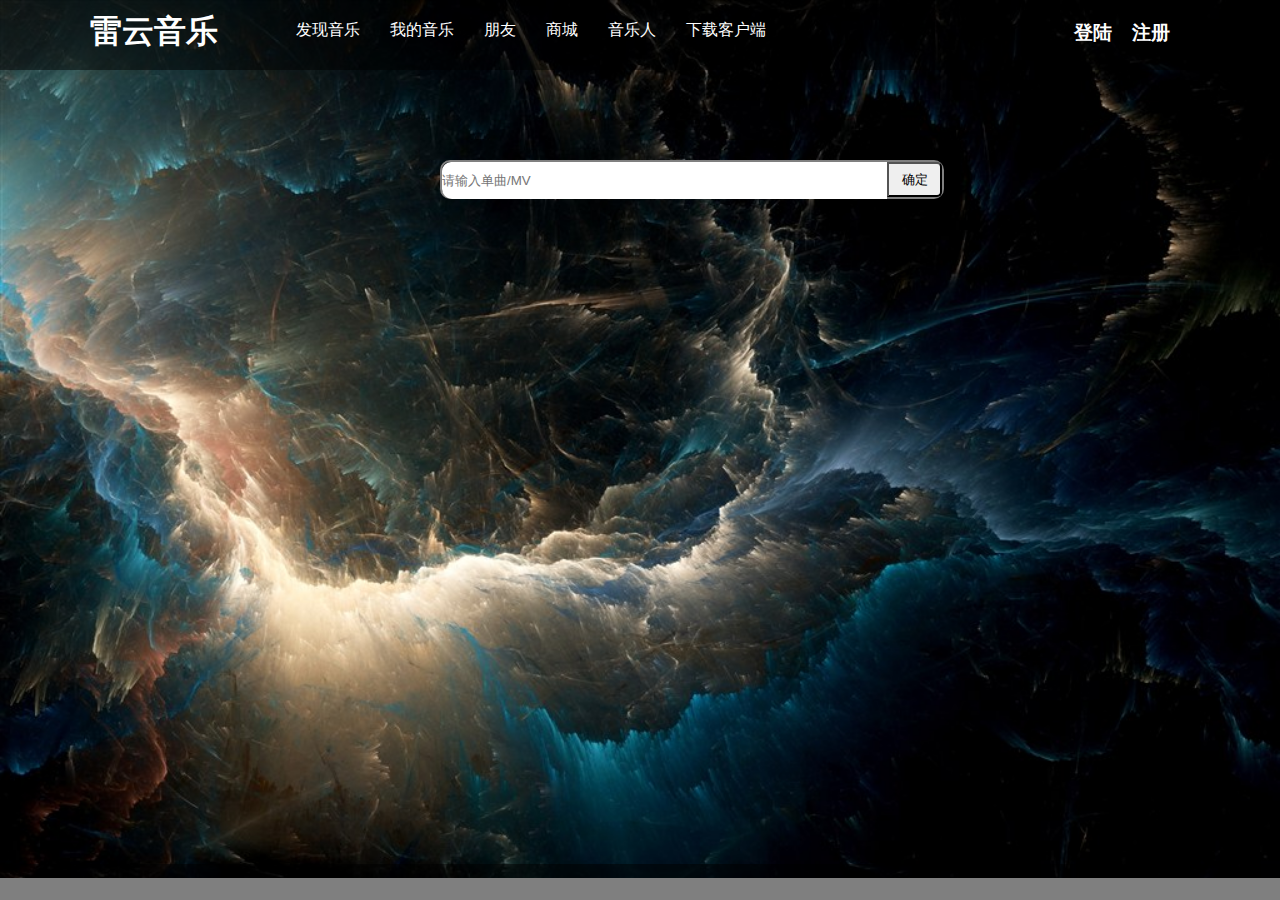
<file: index.html>
<!DOCTYPE html>
<html lang="en">
<head>
	<meta charset="UTF-8">
	<title>雷云音乐</title>
	<link rel="stylesheet" type="text/css" href="iconfont/iconfont.css"/>
	<link rel="stylesheet" type="text/css" href="css/yx.css">
	<script src='js/ajax.js'></script>
	<script src='js/dongtai.js'></script>
</head>
<body>
<div class="top">
	<div class="wrap">
		<h1 class="logo">
			<a href="http://music.163.com/#"  rel="external">雷云音乐</a>
		</h1>
		<ul class="nav">
			<li><a href="http://music.163.com/#">发现音乐</a></li>
			<li><a href="">我的音乐</a></li>
			<li><a href="">朋友</a></li>
			<li><a href="http://music.163.com/store/product">商城</a></li>
			<li><a href="http://music.163.com/nmusician/web/index">音乐人</a></li>
			<li><a href="http://music.163.com/#/download">下载客户端</a></li>
		</ul>
		<div class="seek">
			<h3><a href="javascript:(0)">注册</a></h3>
			<h3><a href="javascript:(0)">登陆</a></h3>
		</div>
	</div>
</div>
<div id="muisc">
 <div id="fox">
	<input type="text" id="inp"  placeholder="请输入单曲/MV">
	<button id="btn">确定</button>
	</div>
	<video  controls id="video" autoplay></video>
	<ul id='ul'>

	</ul>
	</div>
	<div id="player">
		<div id="dox">
			<span></span>
		</div>
		<audio controls id="audio" autoplay></audio>
		<ul id="lyricContainer">
		</ul>
	</div>
</body>
</html>
</file>
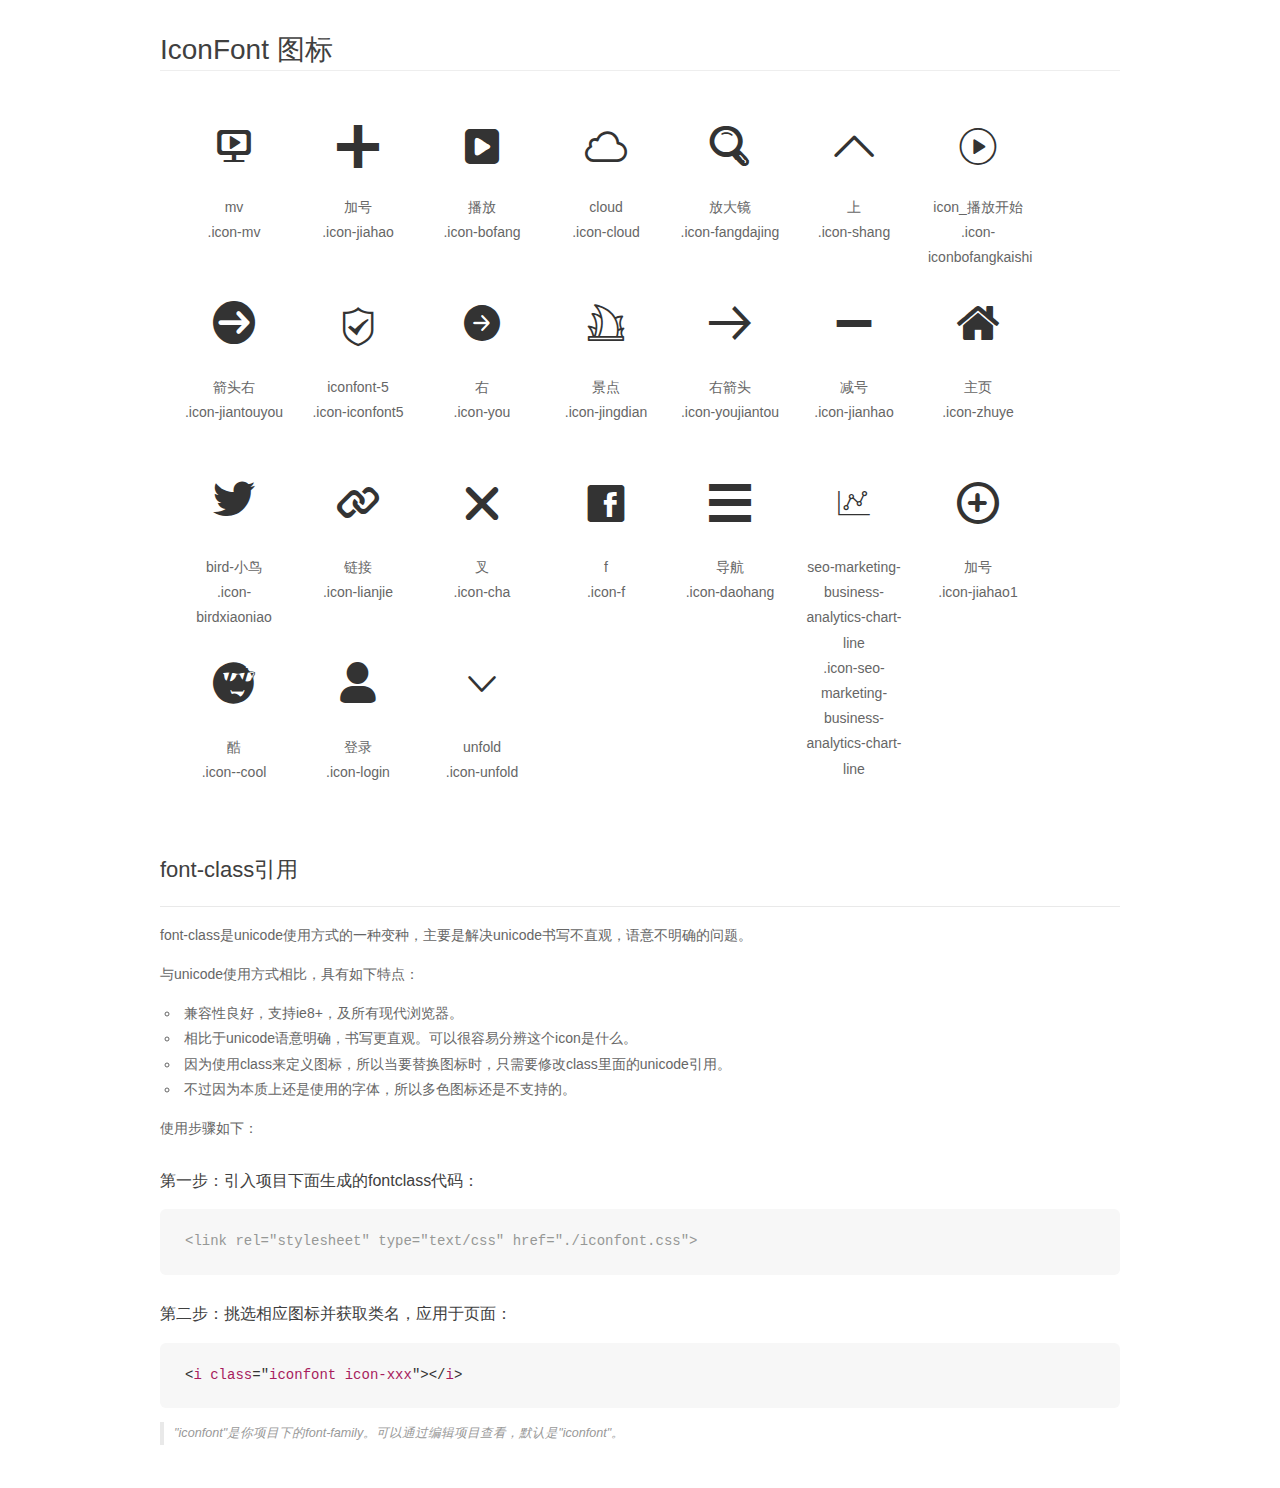
<file: iconfont/demo_fontclass.html>
<!DOCTYPE html>
<html>
<head>
    <meta charset="utf-8"/>
    <title>IconFont</title>
    <link rel="stylesheet" href="demo.css">
    <link rel="stylesheet" href="iconfont.css">
</head>
<body>
    <div class="main markdown">
        <h1>IconFont 图标</h1>
        <ul class="icon_lists clear">
            
                <li>
                <i class="icon iconfont icon-mv"></i>
                    <div class="name">mv</div>
                    <div class="fontclass">.icon-mv</div>
                </li>
            
                <li>
                <i class="icon iconfont icon-jiahao"></i>
                    <div class="name">加号</div>
                    <div class="fontclass">.icon-jiahao</div>
                </li>
            
                <li>
                <i class="icon iconfont icon-bofang"></i>
                    <div class="name">播放</div>
                    <div class="fontclass">.icon-bofang</div>
                </li>
            
                <li>
                <i class="icon iconfont icon-cloud"></i>
                    <div class="name">cloud</div>
                    <div class="fontclass">.icon-cloud</div>
                </li>
            
                <li>
                <i class="icon iconfont icon-fangdajing"></i>
                    <div class="name">放大镜</div>
                    <div class="fontclass">.icon-fangdajing</div>
                </li>
            
                <li>
                <i class="icon iconfont icon-shang"></i>
                    <div class="name">上</div>
                    <div class="fontclass">.icon-shang</div>
                </li>
            
                <li>
                <i class="icon iconfont icon-iconbofangkaishi"></i>
                    <div class="name">icon_播放开始</div>
                    <div class="fontclass">.icon-iconbofangkaishi</div>
                </li>
            
                <li>
                <i class="icon iconfont icon-jiantouyou"></i>
                    <div class="name">箭头右</div>
                    <div class="fontclass">.icon-jiantouyou</div>
                </li>
            
                <li>
                <i class="icon iconfont icon-iconfont5"></i>
                    <div class="name">iconfont-5</div>
                    <div class="fontclass">.icon-iconfont5</div>
                </li>
            
                <li>
                <i class="icon iconfont icon-you"></i>
                    <div class="name">右</div>
                    <div class="fontclass">.icon-you</div>
                </li>
            
                <li>
                <i class="icon iconfont icon-jingdian"></i>
                    <div class="name">景点</div>
                    <div class="fontclass">.icon-jingdian</div>
                </li>
            
                <li>
                <i class="icon iconfont icon-youjiantou"></i>
                    <div class="name">右箭头</div>
                    <div class="fontclass">.icon-youjiantou</div>
                </li>
            
                <li>
                <i class="icon iconfont icon-jianhao"></i>
                    <div class="name">减号</div>
                    <div class="fontclass">.icon-jianhao</div>
                </li>
            
                <li>
                <i class="icon iconfont icon-zhuye"></i>
                    <div class="name">主页</div>
                    <div class="fontclass">.icon-zhuye</div>
                </li>
            
                <li>
                <i class="icon iconfont icon-birdxiaoniao"></i>
                    <div class="name">bird-小鸟</div>
                    <div class="fontclass">.icon-birdxiaoniao</div>
                </li>
            
                <li>
                <i class="icon iconfont icon-lianjie"></i>
                    <div class="name">链接</div>
                    <div class="fontclass">.icon-lianjie</div>
                </li>
            
                <li>
                <i class="icon iconfont icon-cha"></i>
                    <div class="name">叉</div>
                    <div class="fontclass">.icon-cha</div>
                </li>
            
                <li>
                <i class="icon iconfont icon-f"></i>
                    <div class="name">f</div>
                    <div class="fontclass">.icon-f</div>
                </li>
            
                <li>
                <i class="icon iconfont icon-daohang"></i>
                    <div class="name">导航</div>
                    <div class="fontclass">.icon-daohang</div>
                </li>
            
                <li>
                <i class="icon iconfont icon-seo-marketing-business-analytics-chart-line"></i>
                    <div class="name">seo-marketing-business-analytics-chart-line</div>
                    <div class="fontclass">.icon-seo-marketing-business-analytics-chart-line</div>
                </li>
            
                <li>
                <i class="icon iconfont icon-jiahao1"></i>
                    <div class="name">加号</div>
                    <div class="fontclass">.icon-jiahao1</div>
                </li>
            
                <li>
                <i class="icon iconfont icon--cool"></i>
                    <div class="name">酷</div>
                    <div class="fontclass">.icon--cool</div>
                </li>
            
                <li>
                <i class="icon iconfont icon-login"></i>
                    <div class="name">登录</div>
                    <div class="fontclass">.icon-login</div>
                </li>
            
                <li>
                <i class="icon iconfont icon-unfold"></i>
                    <div class="name">unfold</div>
                    <div class="fontclass">.icon-unfold</div>
                </li>
            
        </ul>

        <h2 id="font-class-">font-class引用</h2>
        <hr>

        <p>font-class是unicode使用方式的一种变种，主要是解决unicode书写不直观，语意不明确的问题。</p>
        <p>与unicode使用方式相比，具有如下特点：</p>
        <ul>
        <li>兼容性良好，支持ie8+，及所有现代浏览器。</li>
        <li>相比于unicode语意明确，书写更直观。可以很容易分辨这个icon是什么。</li>
        <li>因为使用class来定义图标，所以当要替换图标时，只需要修改class里面的unicode引用。</li>
        <li>不过因为本质上还是使用的字体，所以多色图标还是不支持的。</li>
        </ul>
        <p>使用步骤如下：</p>
        <h3 id="-fontclass-">第一步：引入项目下面生成的fontclass代码：</h3>


        <pre><code class="lang-js hljs javascript"><span class="hljs-comment">&lt;link rel="stylesheet" type="text/css" href="./iconfont.css"&gt;</span></code></pre>
        <h3 id="-">第二步：挑选相应图标并获取类名，应用于页面：</h3>
        <pre><code class="lang-css hljs">&lt;<span class="hljs-selector-tag">i</span> <span class="hljs-selector-tag">class</span>="<span class="hljs-selector-tag">iconfont</span> <span class="hljs-selector-tag">icon-xxx</span>"&gt;&lt;/<span class="hljs-selector-tag">i</span>&gt;</code></pre>
        <blockquote>
        <p>"iconfont"是你项目下的font-family。可以通过编辑项目查看，默认是"iconfont"。</p>
        </blockquote>
    </div>
</body>
</html>
</file>
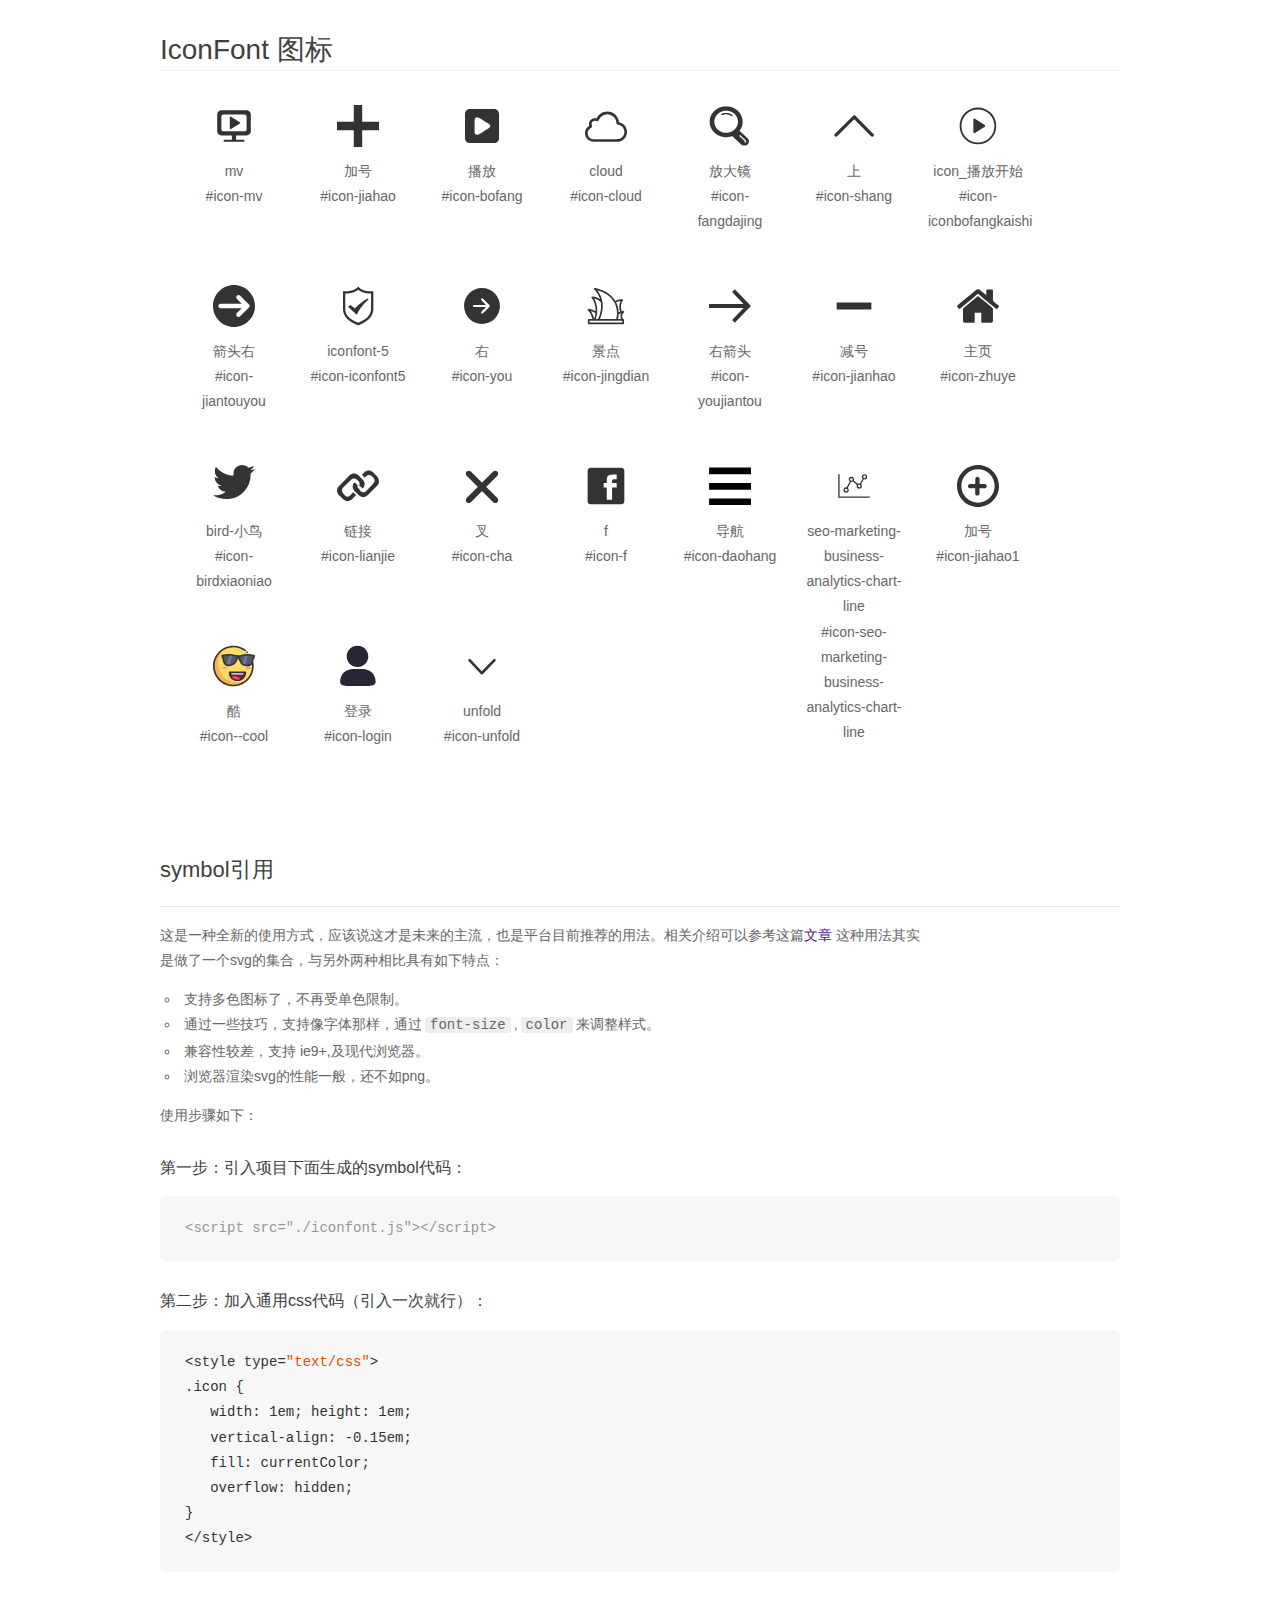
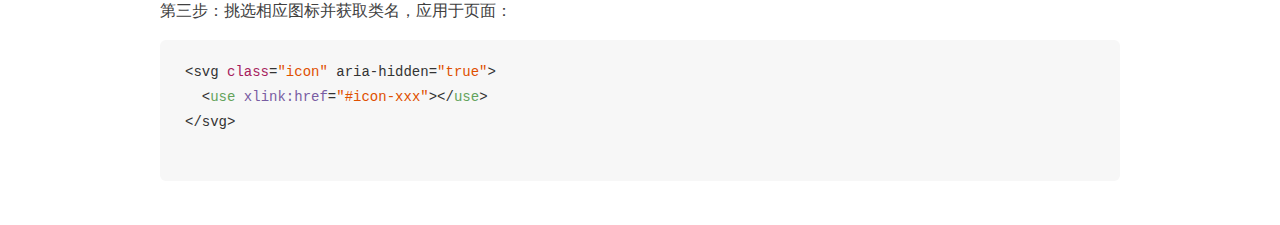
<file: iconfont/demo_symbol.html>
<!DOCTYPE html>
<html>
<head>
    <meta charset="utf-8"/>
    <title>IconFont</title>
    <link rel="stylesheet" href="demo.css">
    <script src="iconfont.js"></script>

    <style type="text/css">
        .icon {
          /* 通过设置 font-size 来改变图标大小 */
          width: 1em; height: 1em;
          /* 图标和文字相邻时，垂直对齐 */
          vertical-align: -0.15em;
          /* 通过设置 color 来改变 SVG 的颜色/fill */
          fill: currentColor;
          /* path 和 stroke 溢出 viewBox 部分在 IE 下会显示
             normalize.css 中也包含这行 */
          overflow: hidden;
        }

    </style>
</head>
<body>
    <div class="main markdown">
        <h1>IconFont 图标</h1>
        <ul class="icon_lists clear">
            
                <li>
                    <svg class="icon" aria-hidden="true">
                        <use xlink:href="#icon-mv"></use>
                    </svg>
                    <div class="name">mv</div>
                    <div class="fontclass">#icon-mv</div>
                </li>
            
                <li>
                    <svg class="icon" aria-hidden="true">
                        <use xlink:href="#icon-jiahao"></use>
                    </svg>
                    <div class="name">加号</div>
                    <div class="fontclass">#icon-jiahao</div>
                </li>
            
                <li>
                    <svg class="icon" aria-hidden="true">
                        <use xlink:href="#icon-bofang"></use>
                    </svg>
                    <div class="name">播放</div>
                    <div class="fontclass">#icon-bofang</div>
                </li>
            
                <li>
                    <svg class="icon" aria-hidden="true">
                        <use xlink:href="#icon-cloud"></use>
                    </svg>
                    <div class="name">cloud</div>
                    <div class="fontclass">#icon-cloud</div>
                </li>
            
                <li>
                    <svg class="icon" aria-hidden="true">
                        <use xlink:href="#icon-fangdajing"></use>
                    </svg>
                    <div class="name">放大镜</div>
                    <div class="fontclass">#icon-fangdajing</div>
                </li>
            
                <li>
                    <svg class="icon" aria-hidden="true">
                        <use xlink:href="#icon-shang"></use>
                    </svg>
                    <div class="name">上</div>
                    <div class="fontclass">#icon-shang</div>
                </li>
            
                <li>
                    <svg class="icon" aria-hidden="true">
                        <use xlink:href="#icon-iconbofangkaishi"></use>
                    </svg>
                    <div class="name">icon_播放开始</div>
                    <div class="fontclass">#icon-iconbofangkaishi</div>
                </li>
            
                <li>
                    <svg class="icon" aria-hidden="true">
                        <use xlink:href="#icon-jiantouyou"></use>
                    </svg>
                    <div class="name">箭头右</div>
                    <div class="fontclass">#icon-jiantouyou</div>
                </li>
            
                <li>
                    <svg class="icon" aria-hidden="true">
                        <use xlink:href="#icon-iconfont5"></use>
                    </svg>
                    <div class="name">iconfont-5</div>
                    <div class="fontclass">#icon-iconfont5</div>
                </li>
            
                <li>
                    <svg class="icon" aria-hidden="true">
                        <use xlink:href="#icon-you"></use>
                    </svg>
                    <div class="name">右</div>
                    <div class="fontclass">#icon-you</div>
                </li>
            
                <li>
                    <svg class="icon" aria-hidden="true">
                        <use xlink:href="#icon-jingdian"></use>
                    </svg>
                    <div class="name">景点</div>
                    <div class="fontclass">#icon-jingdian</div>
                </li>
            
                <li>
                    <svg class="icon" aria-hidden="true">
                        <use xlink:href="#icon-youjiantou"></use>
                    </svg>
                    <div class="name">右箭头</div>
                    <div class="fontclass">#icon-youjiantou</div>
                </li>
            
                <li>
                    <svg class="icon" aria-hidden="true">
                        <use xlink:href="#icon-jianhao"></use>
                    </svg>
                    <div class="name">减号</div>
                    <div class="fontclass">#icon-jianhao</div>
                </li>
            
                <li>
                    <svg class="icon" aria-hidden="true">
                        <use xlink:href="#icon-zhuye"></use>
                    </svg>
                    <div class="name">主页</div>
                    <div class="fontclass">#icon-zhuye</div>
                </li>
            
                <li>
                    <svg class="icon" aria-hidden="true">
                        <use xlink:href="#icon-birdxiaoniao"></use>
                    </svg>
                    <div class="name">bird-小鸟</div>
                    <div class="fontclass">#icon-birdxiaoniao</div>
                </li>
            
                <li>
                    <svg class="icon" aria-hidden="true">
                        <use xlink:href="#icon-lianjie"></use>
                    </svg>
                    <div class="name">链接</div>
                    <div class="fontclass">#icon-lianjie</div>
                </li>
            
                <li>
                    <svg class="icon" aria-hidden="true">
                        <use xlink:href="#icon-cha"></use>
                    </svg>
                    <div class="name">叉</div>
                    <div class="fontclass">#icon-cha</div>
                </li>
            
                <li>
                    <svg class="icon" aria-hidden="true">
                        <use xlink:href="#icon-f"></use>
                    </svg>
                    <div class="name">f</div>
                    <div class="fontclass">#icon-f</div>
                </li>
            
                <li>
                    <svg class="icon" aria-hidden="true">
                        <use xlink:href="#icon-daohang"></use>
                    </svg>
                    <div class="name">导航</div>
                    <div class="fontclass">#icon-daohang</div>
                </li>
            
                <li>
                    <svg class="icon" aria-hidden="true">
                        <use xlink:href="#icon-seo-marketing-business-analytics-chart-line"></use>
                    </svg>
                    <div class="name">seo-marketing-business-analytics-chart-line</div>
                    <div class="fontclass">#icon-seo-marketing-business-analytics-chart-line</div>
                </li>
            
                <li>
                    <svg class="icon" aria-hidden="true">
                        <use xlink:href="#icon-jiahao1"></use>
                    </svg>
                    <div class="name">加号</div>
                    <div class="fontclass">#icon-jiahao1</div>
                </li>
            
                <li>
                    <svg class="icon" aria-hidden="true">
                        <use xlink:href="#icon--cool"></use>
                    </svg>
                    <div class="name">酷</div>
                    <div class="fontclass">#icon--cool</div>
                </li>
            
                <li>
                    <svg class="icon" aria-hidden="true">
                        <use xlink:href="#icon-login"></use>
                    </svg>
                    <div class="name">登录</div>
                    <div class="fontclass">#icon-login</div>
                </li>
            
                <li>
                    <svg class="icon" aria-hidden="true">
                        <use xlink:href="#icon-unfold"></use>
                    </svg>
                    <div class="name">unfold</div>
                    <div class="fontclass">#icon-unfold</div>
                </li>
            
        </ul>


        <h2 id="symbol-">symbol引用</h2>
        <hr>

        <p>这是一种全新的使用方式，应该说这才是未来的主流，也是平台目前推荐的用法。相关介绍可以参考这篇<a href="">文章</a>
        这种用法其实是做了一个svg的集合，与另外两种相比具有如下特点：</p>
        <ul>
          <li>支持多色图标了，不再受单色限制。</li>
          <li>通过一些技巧，支持像字体那样，通过<code>font-size</code>,<code>color</code>来调整样式。</li>
          <li>兼容性较差，支持 ie9+,及现代浏览器。</li>
          <li>浏览器渲染svg的性能一般，还不如png。</li>
        </ul>
        <p>使用步骤如下：</p>
        <h3 id="-symbol-">第一步：引入项目下面生成的symbol代码：</h3>
        <pre><code class="lang-js hljs javascript"><span class="hljs-comment">&lt;script src="./iconfont.js"&gt;&lt;/script&gt;</span></code></pre>
        <h3 id="-css-">第二步：加入通用css代码（引入一次就行）：</h3>
        <pre><code class="lang-js hljs javascript">&lt;style type=<span class="hljs-string">"text/css"</span>&gt;
.icon {
   width: <span class="hljs-number">1</span>em; height: <span class="hljs-number">1</span>em;
   vertical-align: <span class="hljs-number">-0.15</span>em;
   fill: currentColor;
   overflow: hidden;
}
&lt;<span class="hljs-regexp">/style&gt;</span></code></pre>
        <h3 id="-">第三步：挑选相应图标并获取类名，应用于页面：</h3>
        <pre><code class="lang-js hljs javascript">&lt;svg <span class="hljs-class"><span class="hljs-keyword">class</span></span>=<span class="hljs-string">"icon"</span> aria-hidden=<span class="hljs-string">"true"</span>&gt;<span class="xml"><span class="hljs-tag">
  &lt;<span class="hljs-name">use</span> <span class="hljs-attr">xlink:href</span>=<span class="hljs-string">"#icon-xxx"</span>&gt;</span><span class="hljs-tag">&lt;/<span class="hljs-name">use</span>&gt;</span>
</span>&lt;<span class="hljs-regexp">/svg&gt;
        </span></code></pre>
    </div>
</body>
</html>
</file>
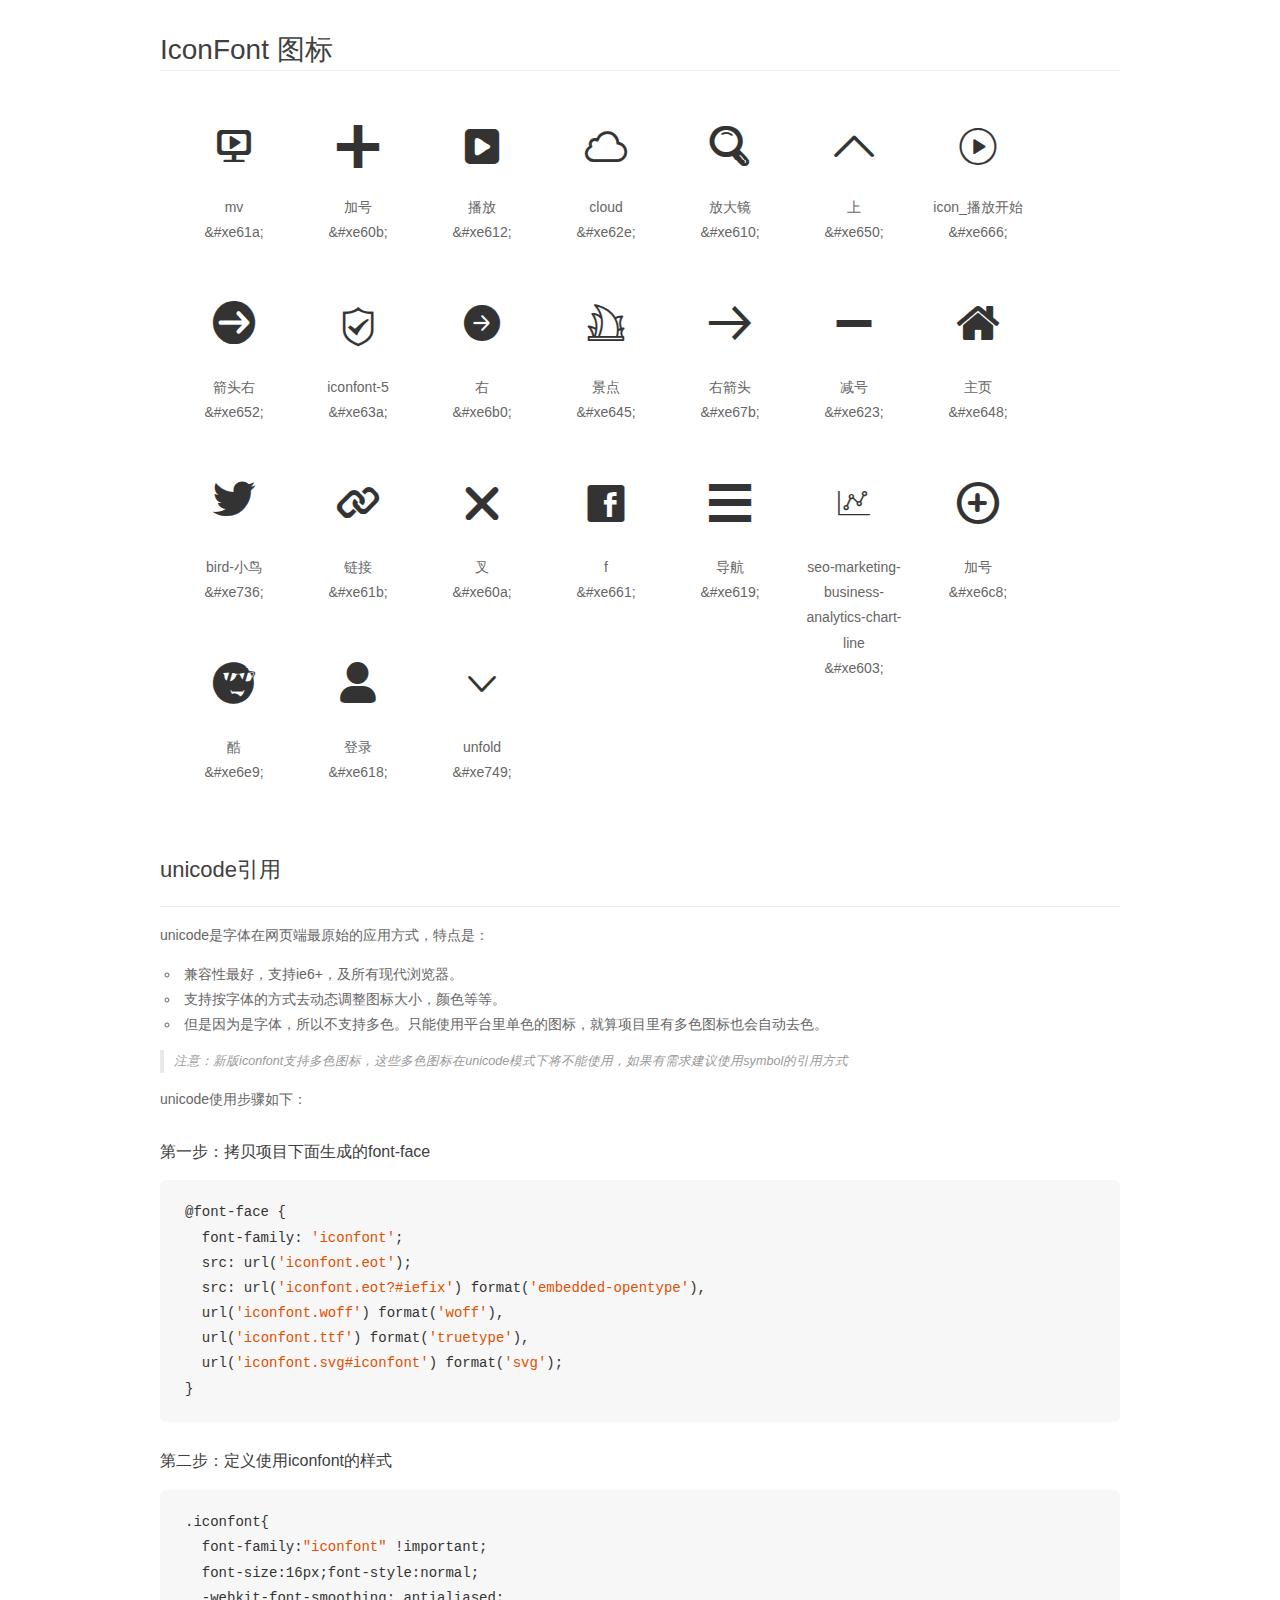
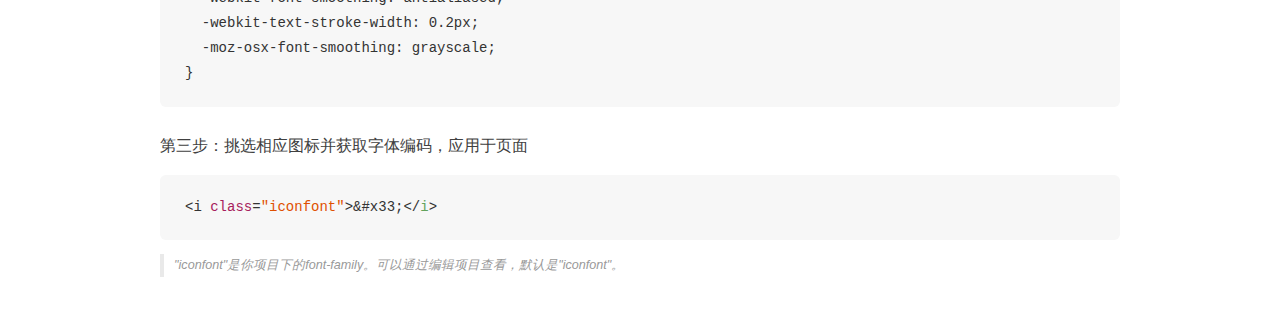
<file: iconfont/demo_unicode.html>
<!DOCTYPE html>
<html>
<head>
    <meta charset="utf-8"/>
    <title>IconFont</title>
    <link rel="stylesheet" href="demo.css">

    <style type="text/css">

        @font-face {font-family: "iconfont";
          src: url('iconfont.eot'); /* IE9*/
          src: url('iconfont.eot#iefix') format('embedded-opentype'), /* IE6-IE8 */
          url('iconfont.woff') format('woff'), /* chrome, firefox */
          url('iconfont.ttf') format('truetype'), /* chrome, firefox, opera, Safari, Android, iOS 4.2+*/
          url('iconfont.svg#iconfont') format('svg'); /* iOS 4.1- */
        }

        .iconfont {
          font-family:"iconfont" !important;
          font-size:16px;
          font-style:normal;
          -webkit-font-smoothing: antialiased;
          -webkit-text-stroke-width: 0.2px;
          -moz-osx-font-smoothing: grayscale;
        }

    </style>
</head>
<body>
    <div class="main markdown">
        <h1>IconFont 图标</h1>
        <ul class="icon_lists clear">
            
                <li>
                <i class="icon iconfont">&#xe61a;</i>
                    <div class="name">mv</div>
                    <div class="code">&amp;#xe61a;</div>
                </li>
            
                <li>
                <i class="icon iconfont">&#xe60b;</i>
                    <div class="name">加号</div>
                    <div class="code">&amp;#xe60b;</div>
                </li>
            
                <li>
                <i class="icon iconfont">&#xe612;</i>
                    <div class="name">播放</div>
                    <div class="code">&amp;#xe612;</div>
                </li>
            
                <li>
                <i class="icon iconfont">&#xe62e;</i>
                    <div class="name">cloud</div>
                    <div class="code">&amp;#xe62e;</div>
                </li>
            
                <li>
                <i class="icon iconfont">&#xe610;</i>
                    <div class="name">放大镜</div>
                    <div class="code">&amp;#xe610;</div>
                </li>
            
                <li>
                <i class="icon iconfont">&#xe650;</i>
                    <div class="name">上</div>
                    <div class="code">&amp;#xe650;</div>
                </li>
            
                <li>
                <i class="icon iconfont">&#xe666;</i>
                    <div class="name">icon_播放开始</div>
                    <div class="code">&amp;#xe666;</div>
                </li>
            
                <li>
                <i class="icon iconfont">&#xe652;</i>
                    <div class="name">箭头右</div>
                    <div class="code">&amp;#xe652;</div>
                </li>
            
                <li>
                <i class="icon iconfont">&#xe63a;</i>
                    <div class="name">iconfont-5</div>
                    <div class="code">&amp;#xe63a;</div>
                </li>
            
                <li>
                <i class="icon iconfont">&#xe6b0;</i>
                    <div class="name">右</div>
                    <div class="code">&amp;#xe6b0;</div>
                </li>
            
                <li>
                <i class="icon iconfont">&#xe645;</i>
                    <div class="name">景点</div>
                    <div class="code">&amp;#xe645;</div>
                </li>
            
                <li>
                <i class="icon iconfont">&#xe67b;</i>
                    <div class="name">右箭头</div>
                    <div class="code">&amp;#xe67b;</div>
                </li>
            
                <li>
                <i class="icon iconfont">&#xe623;</i>
                    <div class="name">减号</div>
                    <div class="code">&amp;#xe623;</div>
                </li>
            
                <li>
                <i class="icon iconfont">&#xe648;</i>
                    <div class="name">主页</div>
                    <div class="code">&amp;#xe648;</div>
                </li>
            
                <li>
                <i class="icon iconfont">&#xe736;</i>
                    <div class="name">bird-小鸟</div>
                    <div class="code">&amp;#xe736;</div>
                </li>
            
                <li>
                <i class="icon iconfont">&#xe61b;</i>
                    <div class="name">链接</div>
                    <div class="code">&amp;#xe61b;</div>
                </li>
            
                <li>
                <i class="icon iconfont">&#xe60a;</i>
                    <div class="name">叉</div>
                    <div class="code">&amp;#xe60a;</div>
                </li>
            
                <li>
                <i class="icon iconfont">&#xe661;</i>
                    <div class="name">f</div>
                    <div class="code">&amp;#xe661;</div>
                </li>
            
                <li>
                <i class="icon iconfont">&#xe619;</i>
                    <div class="name">导航</div>
                    <div class="code">&amp;#xe619;</div>
                </li>
            
                <li>
                <i class="icon iconfont">&#xe603;</i>
                    <div class="name">seo-marketing-business-analytics-chart-line</div>
                    <div class="code">&amp;#xe603;</div>
                </li>
            
                <li>
                <i class="icon iconfont">&#xe6c8;</i>
                    <div class="name">加号</div>
                    <div class="code">&amp;#xe6c8;</div>
                </li>
            
                <li>
                <i class="icon iconfont">&#xe6e9;</i>
                    <div class="name">酷</div>
                    <div class="code">&amp;#xe6e9;</div>
                </li>
            
                <li>
                <i class="icon iconfont">&#xe618;</i>
                    <div class="name">登录</div>
                    <div class="code">&amp;#xe618;</div>
                </li>
            
                <li>
                <i class="icon iconfont">&#xe749;</i>
                    <div class="name">unfold</div>
                    <div class="code">&amp;#xe749;</div>
                </li>
            
        </ul>
        <h2 id="unicode-">unicode引用</h2>
        <hr>

        <p>unicode是字体在网页端最原始的应用方式，特点是：</p>
        <ul>
        <li>兼容性最好，支持ie6+，及所有现代浏览器。</li>
        <li>支持按字体的方式去动态调整图标大小，颜色等等。</li>
        <li>但是因为是字体，所以不支持多色。只能使用平台里单色的图标，就算项目里有多色图标也会自动去色。</li>
        </ul>
        <blockquote>
        <p>注意：新版iconfont支持多色图标，这些多色图标在unicode模式下将不能使用，如果有需求建议使用symbol的引用方式</p>
        </blockquote>
        <p>unicode使用步骤如下：</p>
        <h3 id="-font-face">第一步：拷贝项目下面生成的font-face</h3>
        <pre><code class="lang-js hljs javascript">@font-face {
  font-family: <span class="hljs-string">'iconfont'</span>;
  src: url(<span class="hljs-string">'iconfont.eot'</span>);
  src: url(<span class="hljs-string">'iconfont.eot?#iefix'</span>) format(<span class="hljs-string">'embedded-opentype'</span>),
  url(<span class="hljs-string">'iconfont.woff'</span>) format(<span class="hljs-string">'woff'</span>),
  url(<span class="hljs-string">'iconfont.ttf'</span>) format(<span class="hljs-string">'truetype'</span>),
  url(<span class="hljs-string">'iconfont.svg#iconfont'</span>) format(<span class="hljs-string">'svg'</span>);
}
</code></pre>
        <h3 id="-iconfont-">第二步：定义使用iconfont的样式</h3>
        <pre><code class="lang-js hljs javascript">.iconfont{
  font-family:<span class="hljs-string">"iconfont"</span> !important;
  font-size:<span class="hljs-number">16</span>px;font-style:normal;
  -webkit-font-smoothing: antialiased;
  -webkit-text-stroke-width: <span class="hljs-number">0.2</span>px;
  -moz-osx-font-smoothing: grayscale;
}
</code></pre>
        <h3 id="-">第三步：挑选相应图标并获取字体编码，应用于页面</h3>
        <pre><code class="lang-js hljs javascript">&lt;i <span class="hljs-class"><span class="hljs-keyword">class</span></span>=<span class="hljs-string">"iconfont"</span>&gt;&amp;#x33;<span class="xml"><span class="hljs-tag">&lt;/<span class="hljs-name">i</span>&gt;</span></span></code></pre>

        <blockquote>
        <p>"iconfont"是你项目下的font-family。可以通过编辑项目查看，默认是"iconfont"。</p>
        </blockquote>
    </div>


</body>
</html>
</file>
<file: iconfont/iconfont.css>
@font-face {font-family: "iconfont";
  src: url('iconfont.eot?t=1499394962937'); /* IE9*/
  src: url('iconfont.eot?t=1499394962937#iefix') format('embedded-opentype'), /* IE6-IE8 */
  url('iconfont.woff?t=1499394962937') format('woff'), /* chrome, firefox */
  url('iconfont.ttf?t=1499394962937') format('truetype'), /* chrome, firefox, opera, Safari, Android, iOS 4.2+*/
  url('iconfont.svg?t=1499394962937#iconfont') format('svg'); /* iOS 4.1- */
}

.iconfont {
  font-family:"iconfont" !important;
  font-size:16px;
  font-style:normal;
  -webkit-font-smoothing: antialiased;
  -moz-osx-font-smoothing: grayscale;
}

.icon-mv:before { content: "\e61a"; }

.icon-jiahao:before { content: "\e60b"; }

.icon-bofang:before { content: "\e612"; }

.icon-cloud:before { content: "\e62e"; }

.icon-fangdajing:before { content: "\e610"; }

.icon-shang:before { content: "\e650"; }

.icon-iconbofangkaishi:before { content: "\e666"; }

.icon-jiantouyou:before { content: "\e652"; }

.icon-iconfont5:before { content: "\e63a"; }

.icon-you:before { content: "\e6b0"; }

.icon-jingdian:before { content: "\e645"; }

.icon-youjiantou:before { content: "\e67b"; }

.icon-jianhao:before { content: "\e623"; }

.icon-zhuye:before { content: "\e648"; }

.icon-birdxiaoniao:before { content: "\e736"; }

.icon-lianjie:before { content: "\e61b"; }

.icon-cha:before { content: "\e60a"; }

.icon-f:before { content: "\e661"; }

.icon-daohang:before { content: "\e619"; }

.icon-seo-marketing-business-analytics-chart-line:before { content: "\e603"; }

.icon-jiahao1:before { content: "\e6c8"; }

.icon--cool:before { content: "\e6e9"; }

.icon-login:before { content: "\e618"; }

.icon-unfold:before { content: "\e749"; }
</file>
<file: css/yx.css>
*{
	 	margin:0;
	 	padding:0;
	 	list-style:none;
	 }
	 body{
	 	width:100%;	
	 	background:url(../images/tooopen.jpg)no-repeat;
	 	background-size: cover;
	 }
		.top{
			width:100%;
			height:70px;
			position:relative;
			background:#696969;
			background:rgba(0,0,0,0.5);
		}
		.wrap{
			width:1100px;
			margin:0 auto;
		}
		.logo{
    float:left;
    width:176px;
		}
		a{
			float:left;
			text-decoration:none;
			color:white;
			margin-top:10px;
		}
		.nav{
			float:left;	

		}
		.nav li{
			float:left;
			color:#c0c0c0;
			margin-left:30px;
			margin-top:10px;
		}
	.nav li a:hover{
		color:#3366CC;
	}
		#muisc{
			width:100%;
		}
		#muisc ul{
			width:100%;
			margin:0 auto;
			
		}
		#muisc li{
			display:inline-block;
			width:220px;
			margin:10px 20px 0 60px;
		}
		#muisc li img{
			width:220px;
			height:200px;
		}
		#fox{
			margin:90px auto 30px 440px;
			width:500px;
			height:35px;
			border:2px solid gray;
			border-radius:10px;
		}
		#inp{
			position:relative;
			outline: none;
			 border-style: none;
			 width:445px;
			 height:37px;
			 border-top-left-radius:9px;
			  border-bottom-left-radius:10px;

		}
		#btn{
			position:absolute;
			height:35px;
			width:55px;
			border-bottom-right-radius:5px;
			border-top-right-radius:5px;
			cursor:pointer;


		}
		#ul{
			padding-bottom:50px;
		}
		#ul li{
			border:2px solid gray;
			border-radius:10px;
		}
		#ul li img{
			border-radius:10px;
		}
	#ul li	span{
			width: 100%;
			text-align: center;
			line-height:10px;
			cursor:pointer;
			color:red;
		}
		#ul li	b{
		 margin-left:10px;
		 font-family:"iconfont";
			cursor:pointer;
		color:red;
		}
		#ul li	p{
			cursor:pointer;
			color:blue;
		}
		#player{
			width:100%;
			background:rgba(0,0,0,0.5);
			position:fixed;
			left:0;
			bottom:0;
			margin:0 auto;
		}
		#player span{
			 width:200px;
			 height:36px;
			 line-height:36px;
			float:left;
			color:white;
			margin-left:100px;
			cursor:pointer;
		}
		#audio{
		  width:500px;
			float:left;
			margin-left:30px;	
			display:none;
		}

		#video{
			margin-left:240px;
			display:none;
		}
		.seek{
			float:right;
			width:300px;
			height:30px;
			color:white;
			margin-top:10px;
		}
		h3{
			float:right;
			margin-right:20px;
		}
		.inp{
			width:245px;
			height:30px;
			outline: none;
			border-style:none;
			background:#c0c0c0;
			border-radius:10px;
		}
		#lyricContainer{
			float:left;
			width:350px;
			color:white;
			margin-left:100px;
			height:36px;
			line-height:36px;
		}
	#lyricContainer li{
		width:100%;

	}
</file>
<file: iconfont/demo.css>
*{margin: 0;padding: 0;list-style: none;}
/*
KISSY CSS Reset
理念：1. reset 的目的不是清除浏览器的默认样式，这仅是部分工作。清除和重置是紧密不可分的。
2. reset 的目的不是让默认样式在所有浏览器下一致，而是减少默认样式有可能带来的问题。
3. reset 期望提供一套普适通用的基础样式。但没有银弹，推荐根据具体需求，裁剪和修改后再使用。
特色：1. 适应中文；2. 基于最新主流浏览器。
维护：玉伯<lifesinger@gmail.com>, 正淳<ragecarrier@gmail.com>
 */

/** 清除内外边距 **/
body, h1, h2, h3, h4, h5, h6, hr, p, blockquote, /* structural elements 结构元素 */
dl, dt, dd, ul, ol, li, /* list elements 列表元素 */
pre, /* text formatting elements 文本格式元素 */
form, fieldset, legend, button, input, textarea, /* form elements 表单元素 */
th, td /* table elements 表格元素 */ {
  margin: 0;
  padding: 0;
}

/** 设置默认字体 **/
body,
button, input, select, textarea /* for ie */ {
  font: 12px/1.5 tahoma, arial, \5b8b\4f53, sans-serif;
}
h1, h2, h3, h4, h5, h6 { font-size: 100%; }
address, cite, dfn, em, var { font-style: normal; } /* 将斜体扶正 */
code, kbd, pre, samp { font-family: courier new, courier, monospace; } /* 统一等宽字体 */
small { font-size: 12px; } /* 小于 12px 的中文很难阅读，让 small 正常化 */

/** 重置列表元素 **/
ul, ol { list-style: none; }

/** 重置文本格式元素 **/
a { text-decoration: none; }
a:hover { text-decoration: underline; }


/** 重置表单元素 **/
legend { color: #000; } /* for ie6 */
fieldset, img { border: 0; } /* img 搭车：让链接里的 img 无边框 */
button, input, select, textarea { font-size: 100%; } /* 使得表单元素在 ie 下能继承字体大小 */
/* 注：optgroup 无法扶正 */

/** 重置表格元素 **/
table { border-collapse: collapse; border-spacing: 0; }

/* 清除浮动 */
.ks-clear:after, .clear:after {
  content: '\20';
  display: block;
  height: 0;
  clear: both;
}
.ks-clear, .clear {
  *zoom: 1;
}

.main {
  padding: 30px 100px;
width: 960px;
margin: 0 auto;
}
.main h1{font-size:36px; color:#333; text-align:left;margin-bottom:30px; border-bottom: 1px solid #eee;}

.helps{margin-top:40px;}
.helps pre{
  padding:20px;
  margin:10px 0;
  border:solid 1px #e7e1cd;
  background-color: #fffdef;
  overflow: auto;
}

.icon_lists{
  width: 100% !important;

}

.icon_lists li{
  float:left;
  width: 100px;
  height:180px;
  text-align: center;
  list-style: none !important;
}
.icon_lists .icon{
  font-size: 42px;
  line-height: 100px;
  margin: 10px 0;
  color:#333;
  -webkit-transition: font-size 0.25s ease-out 0s;
  -moz-transition: font-size 0.25s ease-out 0s;
  transition: font-size 0.25s ease-out 0s;

}
.icon_lists .icon:hover{
  font-size: 100px;
}



.markdown {
  color: #666;
  font-size: 14px;
  line-height: 1.8;
}

.highlight {
  line-height: 1.5;
}

.markdown img {
  vertical-align: middle;
  max-width: 100%;
}

.markdown h1 {
  color: #404040;
  font-weight: 500;
  line-height: 40px;
  margin-bottom: 24px;
}

.markdown h2,
.markdown h3,
.markdown h4,
.markdown h5,
.markdown h6 {
  color: #404040;
  margin: 1.6em 0 0.6em 0;
  font-weight: 500;
  clear: both;
}

.markdown h1 {
  font-size: 28px;
}

.markdown h2 {
  font-size: 22px;
}

.markdown h3 {
  font-size: 16px;
}

.markdown h4 {
  font-size: 14px;
}

.markdown h5 {
  font-size: 12px;
}

.markdown h6 {
  font-size: 12px;
}

.markdown hr {
  height: 1px;
  border: 0;
  background: #e9e9e9;
  margin: 16px 0;
  clear: both;
}

.markdown p,
.markdown pre {
  margin: 1em 0;
}

.markdown > p,
.markdown > blockquote,
.markdown > .highlight,
.markdown > ol,
.markdown > ul {
  width: 80%;
}

.markdown ul > li {
  list-style: circle;
}

.markdown > ul li,
.markdown blockquote ul > li {
  margin-left: 20px;
  padding-left: 4px;
}

.markdown > ul li p,
.markdown > ol li p {
  margin: 0.6em 0;
}

.markdown ol > li {
  list-style: decimal;
}

.markdown > ol li,
.markdown blockquote ol > li {
  margin-left: 20px;
  padding-left: 4px;
}

.markdown code {
  margin: 0 3px;
  padding: 0 5px;
  background: #eee;
  border-radius: 3px;
}

.markdown pre {
  border-radius: 6px;
  background: #f7f7f7;
  padding: 20px;
}

.markdown pre code {
  border: none;
  background: #f7f7f7;
  margin: 0;
}

.markdown strong,
.markdown b {
  font-weight: 600;
}

.markdown > table {
  border-collapse: collapse;
  border-spacing: 0px;
  empty-cells: show;
  border: 1px solid #e9e9e9;
  width: 95%;
  margin-bottom: 24px;
}

.markdown > table th {
  white-space: nowrap;
  color: #333;
  font-weight: 600;

}

.markdown > table th,
.markdown > table td {
  border: 1px solid #e9e9e9;
  padding: 8px 16px;
  text-align: left;
}

.markdown > table th {
  background: #F7F7F7;
}

.markdown blockquote {
  font-size: 90%;
  color: #999;
  border-left: 4px solid #e9e9e9;
  padding-left: 0.8em;
  margin: 1em 0;
  font-style: italic;
}

.markdown blockquote p {
  margin: 0;
}

.markdown .anchor {
  opacity: 0;
  transition: opacity 0.3s ease;
  margin-left: 8px;
}

.markdown .waiting {
  color: #ccc;
}

.markdown h1:hover .anchor,
.markdown h2:hover .anchor,
.markdown h3:hover .anchor,
.markdown h4:hover .anchor,
.markdown h5:hover .anchor,
.markdown h6:hover .anchor {
  opacity: 1;
  display: inline-block;
}

.markdown > br,
.markdown > p > br {
  clear: both;
}


.hljs {
  display: block;
  background: white;
  padding: 0.5em;
  color: #333333;
  overflow-x: auto;
}

.hljs-comment,
.hljs-meta {
  color: #969896;
}

.hljs-string,
.hljs-variable,
.hljs-template-variable,
.hljs-strong,
.hljs-emphasis,
.hljs-quote {
  color: #df5000;
}

.hljs-keyword,
.hljs-selector-tag,
.hljs-type {
  color: #a71d5d;
}

.hljs-literal,
.hljs-symbol,
.hljs-bullet,
.hljs-attribute {
  color: #0086b3;
}

.hljs-section,
.hljs-name {
  color: #63a35c;
}

.hljs-tag {
  color: #333333;
}

.hljs-title,
.hljs-attr,
.hljs-selector-id,
.hljs-selector-class,
.hljs-selector-attr,
.hljs-selector-pseudo {
  color: #795da3;
}

.hljs-addition {
  color: #55a532;
  background-color: #eaffea;
}

.hljs-deletion {
  color: #bd2c00;
  background-color: #ffecec;
}

.hljs-link {
  text-decoration: underline;
}

pre{
  background: #fff;
}
</file>
